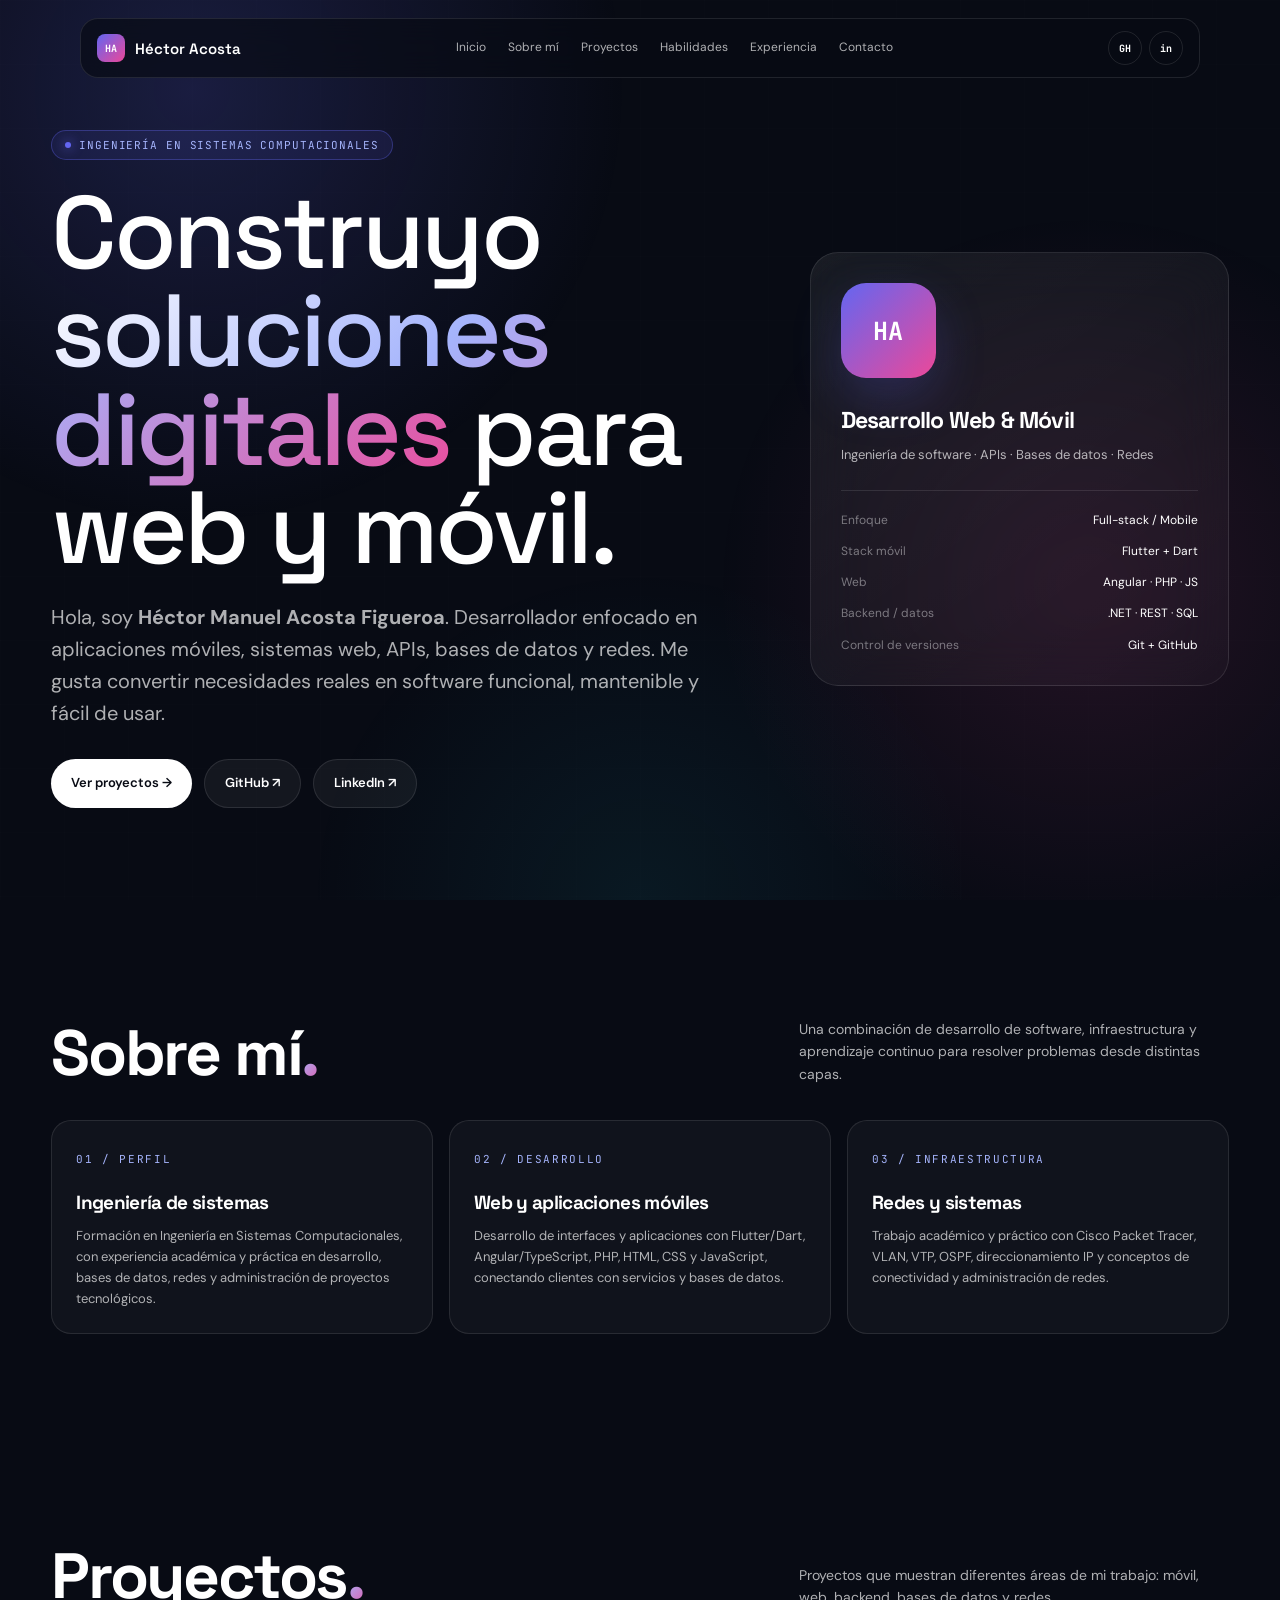
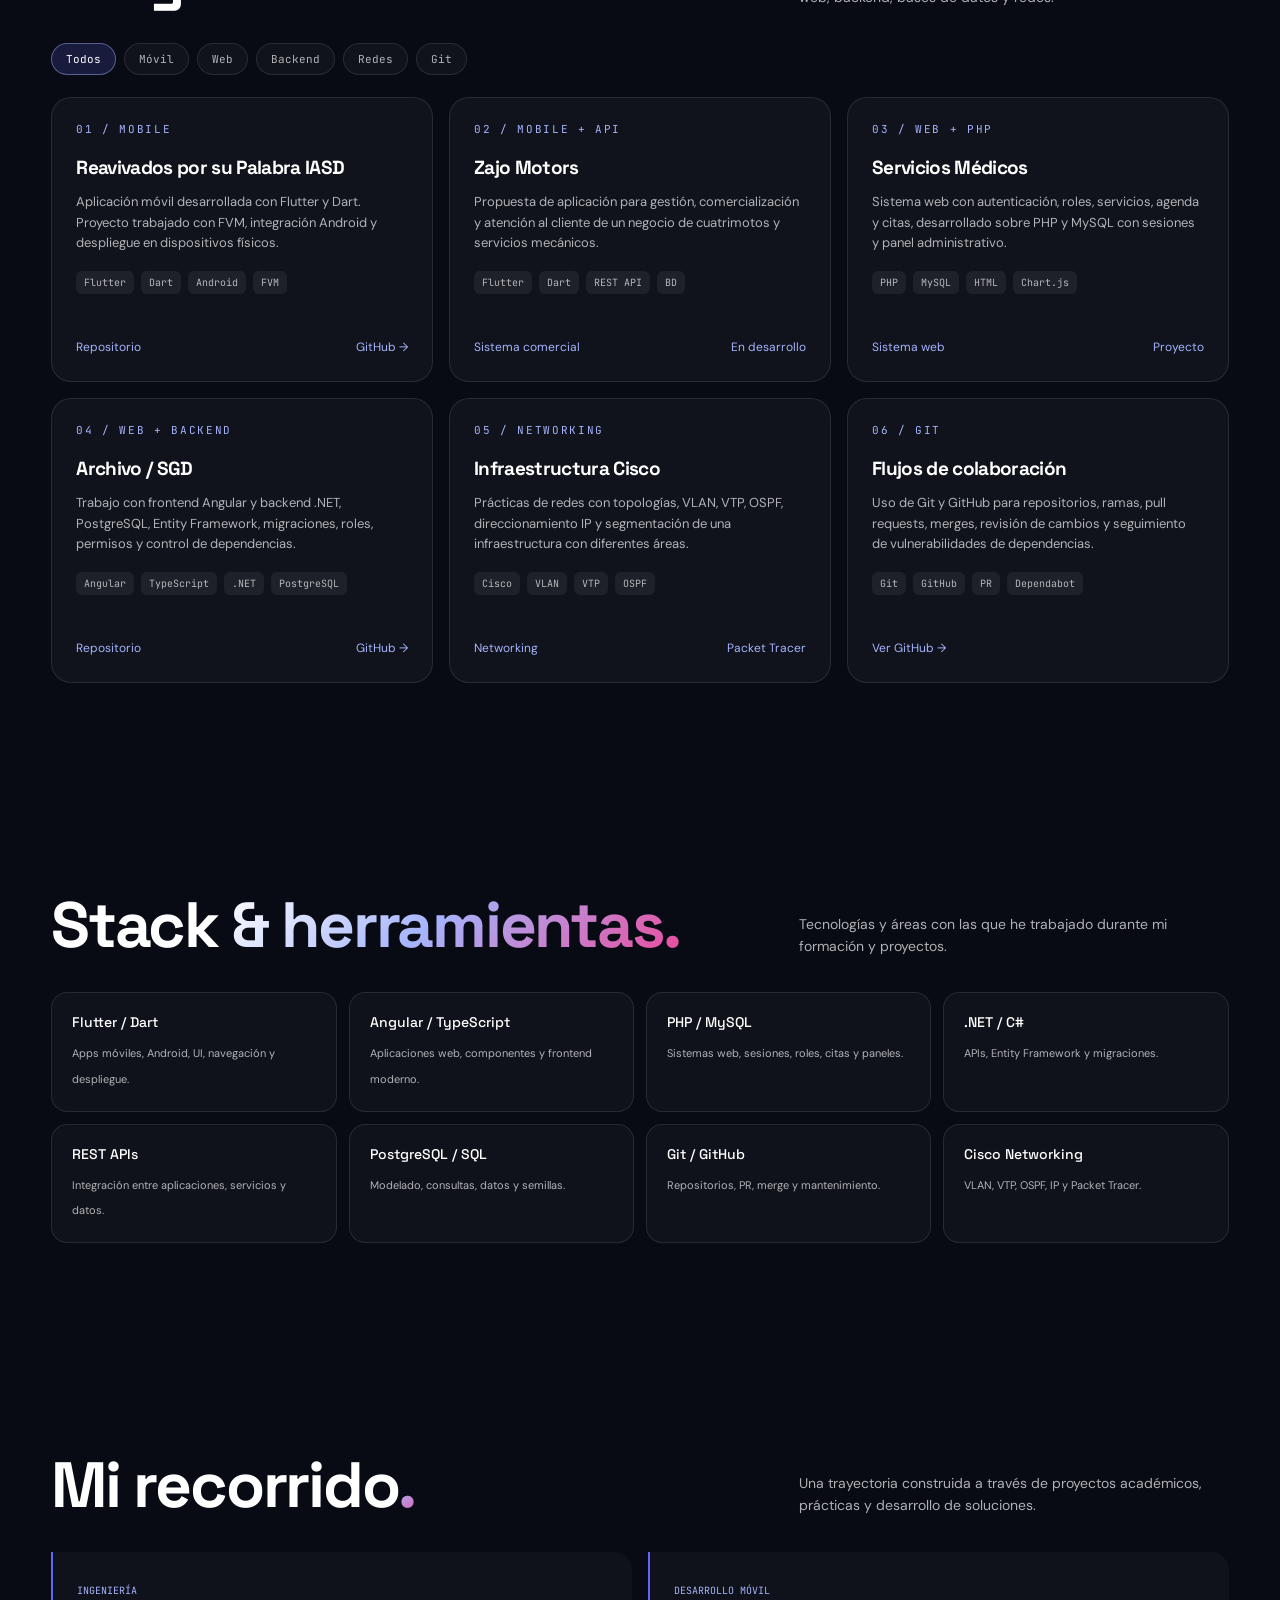
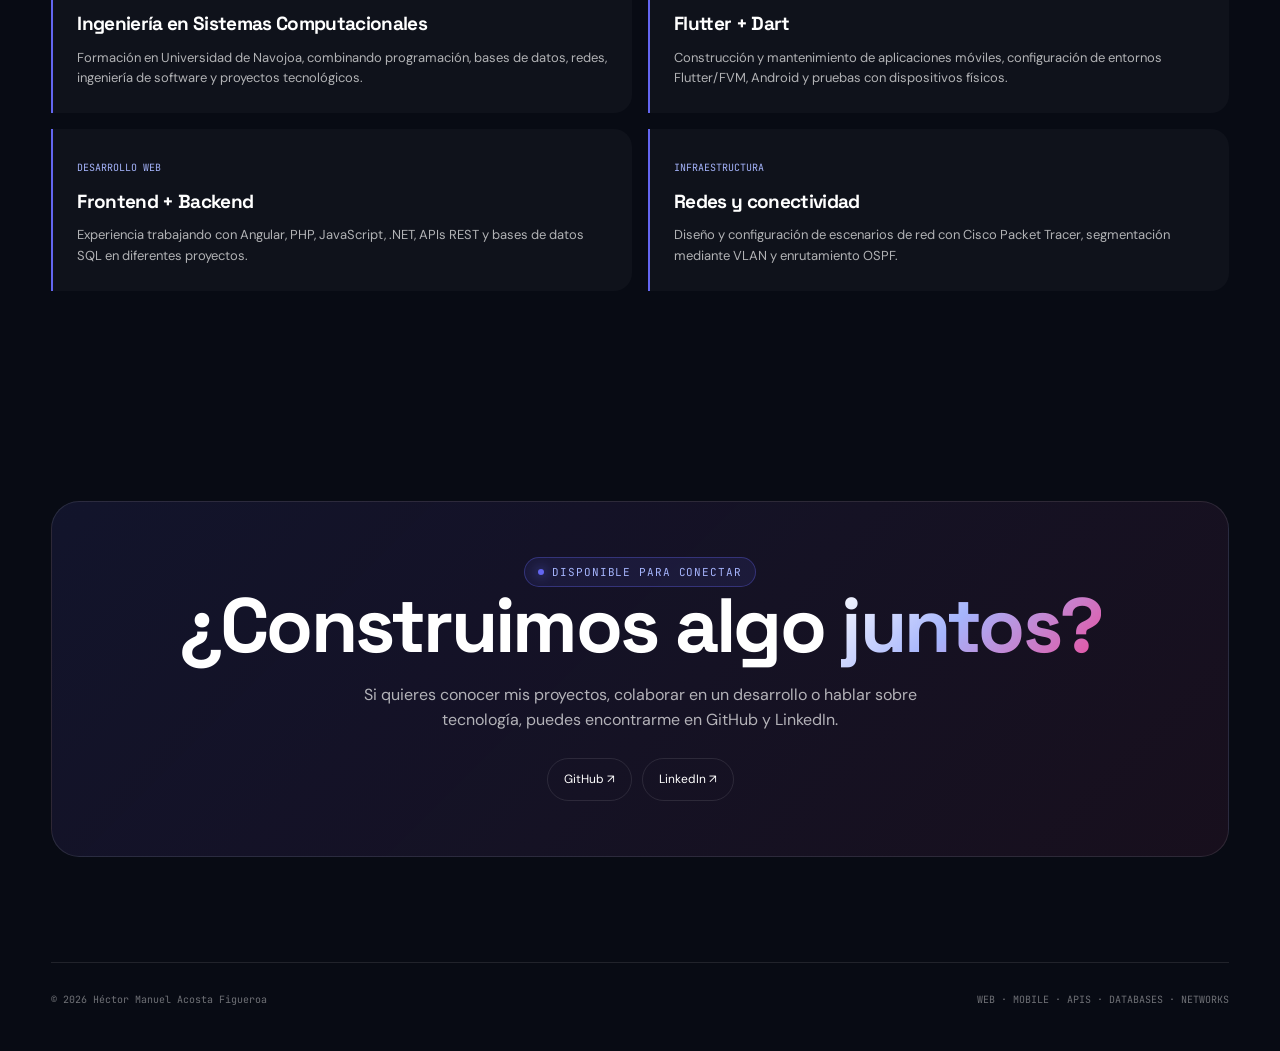
<file: index.html>
<!DOCTYPE html>
<html lang="es">

<head>
    <meta charset="UTF-8">
    <meta name="viewport" content="width=device-width, initial-scale=1.0">

    <meta name="description"
        content="Portafolio profesional de Héctor Manuel Acosta Figueroa — Ingeniería en Sistemas Computacionales, desarrollo web, móvil, APIs y redes.">

    <meta name="author" content="Héctor Manuel Acosta Figueroa">

    <title>Héctor Acosta — Desarrollo Web & Móvil</title>

    <!-- Google Fonts -->
    <link rel="preconnect" href="https://fonts.googleapis.com">
    <link rel="preconnect" href="https://fonts.gstatic.com" crossorigin>

    <link
        href="https://fonts.googleapis.com/css2?family=Space+Grotesk:wght@300;400;500;600;700&family=DM+Sans:wght@300;400;500;600;700&family=JetBrains+Mono:wght@400;500;700&display=swap"
        rel="stylesheet">

    <!-- CSS -->
    <link rel="stylesheet" href="css/style.css">
</head>

<body>

    <!-- ================= NAVBAR ================= -->

    <nav class="navbar" id="navbar">

        <a class="brand" href="#inicio">
            <span class="logo">HA</span>
            Héctor Acosta
        </a>

        <button class="menu-toggle" id="menuToggle" aria-label="Abrir menú" aria-expanded="false">
            ☰
        </button>

        <div class="navlinks" id="navLinks">

            <a href="#inicio">Inicio</a>
            <a href="#sobre-mi">Sobre mí</a>
            <a href="#proyectos">Proyectos</a>
            <a href="#habilidades">Habilidades</a>
            <a href="#experiencia">Experiencia</a>
            <a href="#contacto">Contacto</a>

        </div>

        <div class="nav-social">

            <a class="iconbtn" href="https://github.com/HectorAcosta2004" target="_blank" rel="noopener"
                aria-label="GitHub">
                GH
            </a>

            <a class="iconbtn" href="https://www.linkedin.com/in/hector-manuel-acosta-figueroa-7744b943a/"
                target="_blank" rel="noopener" aria-label="LinkedIn">
                in
            </a>

        </div>

    </nav>


    <main>

        <!-- ================= HERO ================= -->

        <section class="hero" id="inicio">

            <div class="container hero-grid">

                <div class="hero-content reveal">

                    <span class="eyebrow">
                        <span class="dot"></span>
                        Ingeniería en Sistemas Computacionales
                    </span>

                    <h1>
                        Construyo
                        <span class="gradient">
                            soluciones digitales
                        </span>
                        para web y móvil.
                    </h1>

                    <p>
                        Hola, soy
                        <strong>Héctor Manuel Acosta Figueroa</strong>.
                        Desarrollador enfocado en aplicaciones móviles,
                        sistemas web, APIs, bases de datos y redes.
                        Me gusta convertir necesidades reales en software
                        funcional, mantenible y fácil de usar.
                    </p>

                    <div class="actions">

                        <a class="btn primary" href="#proyectos">
                            Ver proyectos →
                        </a>

                        <a class="btn secondary" href="https://github.com/HectorAcosta2004" target="_blank"
                            rel="noopener">
                            GitHub ↗
                        </a>

                        <a class="btn secondary"
                            href="https://www.linkedin.com/in/hector-manuel-acosta-figueroa-7744b943a/" target="_blank"
                            rel="noopener">
                            LinkedIn ↗
                        </a>

                    </div>

                </div>


                <aside class="profile-card reveal">

                    <div class="avatar">
                        HA
                    </div>

                    <h3>
                        Desarrollo Web & Móvil
                    </h3>

                    <p>
                        Ingeniería de software · APIs · Bases de datos · Redes
                    </p>

                    <div class="meta">

                        <div>
                            <span>Enfoque</span>
                            <span>Full-stack / Mobile</span>
                        </div>

                        <div>
                            <span>Stack móvil</span>
                            <span>Flutter + Dart</span>
                        </div>

                        <div>
                            <span>Web</span>
                            <span>Angular · PHP · JS</span>
                        </div>

                        <div>
                            <span>Backend / datos</span>
                            <span>.NET · REST · SQL</span>
                        </div>

                        <div>
                            <span>Control de versiones</span>
                            <span>Git + GitHub</span>
                        </div>

                    </div>

                </aside>

            </div>

        </section>


        <!-- ================= SOBRE MI ================= -->

        <section id="sobre-mi">

            <div class="container">

                <div class="section-head reveal">

                    <h2>
                        Sobre mí<span class="gradient">.</span>
                    </h2>

                    <p>
                        Una combinación de desarrollo de software,
                        infraestructura y aprendizaje continuo para
                        resolver problemas desde distintas capas.
                    </p>

                </div>


                <div class="cards">

                    <article class="card reveal">

                        <span class="num">
                            01 / PERFIL
                        </span>

                        <h3>
                            Ingeniería de sistemas
                        </h3>

                        <p>
                            Formación en Ingeniería en Sistemas
                            Computacionales, con experiencia académica
                            y práctica en desarrollo, bases de datos,
                            redes y administración de proyectos
                            tecnológicos.
                        </p>

                    </article>


                    <article class="card reveal">

                        <span class="num">
                            02 / DESARROLLO
                        </span>

                        <h3>
                            Web y aplicaciones móviles
                        </h3>

                        <p>
                            Desarrollo de interfaces y aplicaciones
                            con Flutter/Dart, Angular/TypeScript,
                            PHP, HTML, CSS y JavaScript, conectando
                            clientes con servicios y bases de datos.
                        </p>

                    </article>


                    <article class="card reveal">

                        <span class="num">
                            03 / INFRAESTRUCTURA
                        </span>

                        <h3>
                            Redes y sistemas
                        </h3>

                        <p>
                            Trabajo académico y práctico con Cisco
                            Packet Tracer, VLAN, VTP, OSPF,
                            direccionamiento IP y conceptos de
                            conectividad y administración de redes.
                        </p>

                    </article>

                </div>

            </div>

        </section>


        <!-- ================= PROYECTOS ================= -->

        <section id="proyectos">

            <div class="container">

                <div class="section-head reveal">

                    <h2>
                        Proyectos<span class="gradient">.</span>
                    </h2>

                    <p>
                        Proyectos que muestran diferentes áreas de mi
                        trabajo: móvil, web, backend, bases de datos y redes.
                    </p>

                </div>


                <!-- FILTROS -->

                <div class="project-filters">

                    <button class="filter-btn active" data-filter="all">
                        Todos
                    </button>

                    <button class="filter-btn" data-filter="mobile">
                        Móvil
                    </button>

                    <button class="filter-btn" data-filter="web">
                        Web
                    </button>

                    <button class="filter-btn" data-filter="backend">
                        Backend
                    </button>

                    <button class="filter-btn" data-filter="networking">
                        Redes
                    </button>

                    <button class="filter-btn" data-filter="git">
                        Git
                    </button>

                </div>


                <div class="cards">


                    <!-- PROYECTO 1 -->

                    <article class="card project reveal" data-project="mobile">

                        <span class="num">
                            01 / MOBILE
                        </span>

                        <h3>
                            Reavivados por su Palabra IASD
                        </h3>

                        <p>
                            Aplicación móvil desarrollada con Flutter
                            y Dart. Proyecto trabajado con FVM,
                            integración Android y despliegue en
                            dispositivos físicos.
                        </p>

                        <div class="tags">

                            <span class="tag">Flutter</span>
                            <span class="tag">Dart</span>
                            <span class="tag">Android</span>
                            <span class="tag">FVM</span>

                        </div>

                        <div class="bottom">

                            <span class="link">
                                Repositorio
                            </span>

                            <a class="link" href="https://github.com/HectorAcosta2004/rpsp" target="_blank"
                                rel="noopener">
                                GitHub →
                            </a>

                        </div>

                    </article>


                    <!-- PROYECTO 2 -->

                    <article class="card project reveal" data-project="mobile">

                        <span class="num">
                            02 / MOBILE + API
                        </span>

                        <h3>
                            Zajo Motors
                        </h3>

                        <p>
                            Propuesta de aplicación para gestión,
                            comercialización y atención al cliente
                            de un negocio de cuatrimotos y servicios
                            mecánicos.
                        </p>

                        <div class="tags">

                            <span class="tag">Flutter</span>
                            <span class="tag">Dart</span>
                            <span class="tag">REST API</span>
                            <span class="tag">BD</span>

                        </div>

                        <div class="bottom">

                            <span class="link">
                                Sistema comercial
                            </span>

                            <span class="link">
                                En desarrollo
                            </span>

                        </div>

                    </article>


                    <!-- PROYECTO 3 -->

                    <article class="card project reveal" data-project="web">

                        <span class="num">
                            03 / WEB + PHP
                        </span>

                        <h3>
                            Servicios Médicos
                        </h3>

                        <p>
                            Sistema web con autenticación, roles,
                            servicios, agenda y citas, desarrollado
                            sobre PHP y MySQL con sesiones y panel
                            administrativo.
                        </p>

                        <div class="tags">

                            <span class="tag">PHP</span>
                            <span class="tag">MySQL</span>
                            <span class="tag">HTML</span>
                            <span class="tag">Chart.js</span>

                        </div>

                        <div class="bottom">

                            <span class="link">
                                Sistema web
                            </span>

                            <span class="link">
                                Proyecto
                            </span>

                        </div>

                    </article>


                    <!-- PROYECTO 4 -->

                    <article class="card project reveal" data-project="backend">

                        <span class="num">
                            04 / WEB + BACKEND
                        </span>

                        <h3>
                            Archivo / SGD
                        </h3>

                        <p>
                            Trabajo con frontend Angular y backend
                            .NET, PostgreSQL, Entity Framework,
                            migraciones, roles, permisos y control
                            de dependencias.
                        </p>

                        <div class="tags">

                            <span class="tag">Angular</span>
                            <span class="tag">TypeScript</span>
                            <span class="tag">.NET</span>
                            <span class="tag">PostgreSQL</span>

                        </div>

                        <div class="bottom">

                            <span class="link">
                                Repositorio
                            </span>

                            <a class="link" href="https://github.com/sgd-lab-dig/Archivo" target="_blank"
                                rel="noopener">
                                GitHub →
                            </a>

                        </div>

                    </article>


                    <!-- PROYECTO 5 -->

                    <article class="card project reveal" data-project="networking">

                        <span class="num">
                            05 / NETWORKING
                        </span>

                        <h3>
                            Infraestructura Cisco
                        </h3>

                        <p>
                            Prácticas de redes con topologías,
                            VLAN, VTP, OSPF, direccionamiento IP
                            y segmentación de una infraestructura
                            con diferentes áreas.
                        </p>

                        <div class="tags">

                            <span class="tag">Cisco</span>
                            <span class="tag">VLAN</span>
                            <span class="tag">VTP</span>
                            <span class="tag">OSPF</span>

                        </div>

                        <div class="bottom">

                            <span class="link">
                                Networking
                            </span>

                            <span class="link">
                                Packet Tracer
                            </span>

                        </div>

                    </article>


                    <!-- PROYECTO 6 -->

                    <article class="card project reveal" data-project="git">

                        <span class="num">
                            06 / GIT
                        </span>

                        <h3>
                            Flujos de colaboración
                        </h3>

                        <p>
                            Uso de Git y GitHub para repositorios,
                            ramas, pull requests, merges, revisión
                            de cambios y seguimiento de vulnerabilidades
                            de dependencias.
                        </p>

                        <div class="tags">

                            <span class="tag">Git</span>
                            <span class="tag">GitHub</span>
                            <span class="tag">PR</span>
                            <span class="tag">Dependabot</span>

                        </div>

                        <div class="bottom">

                            <a class="link" href="https://github.com/HectorAcosta2004" target="_blank" rel="noopener">
                                Ver GitHub →
                            </a>

                        </div>

                    </article>

                </div>

            </div>

        </section>


        <!-- ================= HABILIDADES ================= -->

        <section id="habilidades">

            <div class="container">

                <div class="section-head reveal">

                    <h2>
                        Stack
                        <span class="gradient">
                            & herramientas.
                        </span>
                    </h2>

                    <p>
                        Tecnologías y áreas con las que he trabajado
                        durante mi formación y proyectos.
                    </p>

                </div>


                <div class="skills">

                    <div class="skill reveal">
                        <strong>Flutter / Dart</strong>
                        <span>
                            Apps móviles, Android, UI,
                            navegación y despliegue.
                        </span>
                    </div>

                    <div class="skill reveal">
                        <strong>Angular / TypeScript</strong>
                        <span>
                            Aplicaciones web, componentes
                            y frontend moderno.
                        </span>
                    </div>

                    <div class="skill reveal">
                        <strong>PHP / MySQL</strong>
                        <span>
                            Sistemas web, sesiones,
                            roles, citas y paneles.
                        </span>
                    </div>

                    <div class="skill reveal">
                        <strong>.NET / C#</strong>
                        <span>
                            APIs, Entity Framework
                            y migraciones.
                        </span>
                    </div>

                    <div class="skill reveal">
                        <strong>REST APIs</strong>
                        <span>
                            Integración entre aplicaciones,
                            servicios y datos.
                        </span>
                    </div>

                    <div class="skill reveal">
                        <strong>PostgreSQL / SQL</strong>
                        <span>
                            Modelado, consultas,
                            datos y semillas.
                        </span>
                    </div>

                    <div class="skill reveal">
                        <strong>Git / GitHub</strong>
                        <span>
                            Repositorios, PR, merge
                            y mantenimiento.
                        </span>
                    </div>

                    <div class="skill reveal">
                        <strong>Cisco Networking</strong>
                        <span>
                            VLAN, VTP, OSPF,
                            IP y Packet Tracer.
                        </span>
                    </div>

                </div>

            </div>

        </section>


        <!-- ================= EXPERIENCIA ================= -->

        <section id="experiencia">

            <div class="container">

                <div class="section-head reveal">

                    <h2>
                        Mi recorrido<span class="gradient">.</span>
                    </h2>

                    <p>
                        Una trayectoria construida a través de
                        proyectos académicos, prácticas y desarrollo
                        de soluciones.
                    </p>

                </div>


                <div class="timeline">

                    <article class="item reveal">

                        <small>
                            Ingeniería
                        </small>

                        <h3>
                            Ingeniería en Sistemas Computacionales
                        </h3>

                        <p>
                            Formación en Universidad de Navojoa,
                            combinando programación, bases de datos,
                            redes, ingeniería de software y proyectos
                            tecnológicos.
                        </p>

                    </article>


                    <article class="item reveal">

                        <small>
                            Desarrollo móvil
                        </small>

                        <h3>
                            Flutter + Dart
                        </h3>

                        <p>
                            Construcción y mantenimiento de aplicaciones
                            móviles, configuración de entornos Flutter/FVM,
                            Android y pruebas con dispositivos físicos.
                        </p>

                    </article>


                    <article class="item reveal">

                        <small>
                            Desarrollo web
                        </small>

                        <h3>
                            Frontend + Backend
                        </h3>

                        <p>
                            Experiencia trabajando con Angular,
                            PHP, JavaScript, .NET, APIs REST y bases
                            de datos SQL en diferentes proyectos.
                        </p>

                    </article>


                    <article class="item reveal">

                        <small>
                            Infraestructura
                        </small>

                        <h3>
                            Redes y conectividad
                        </h3>

                        <p>
                            Diseño y configuración de escenarios
                            de red con Cisco Packet Tracer,
                            segmentación mediante VLAN y
                            enrutamiento OSPF.
                        </p>

                    </article>

                </div>

            </div>

        </section>


        <!-- ================= CONTACTO ================= -->

        <section id="contacto">

            <div class="container">

                <div class="contact reveal">

                    <span class="eyebrow">
                        <span class="dot"></span>
                        Disponible para conectar
                    </span>

                    <h2>
                        ¿Construimos algo
                        <span class="gradient">
                            juntos?
                        </span>
                    </h2>

                    <p>
                        Si quieres conocer mis proyectos, colaborar
                        en un desarrollo o hablar sobre tecnología,
                        puedes encontrarme en GitHub y LinkedIn.
                    </p>

                    <div class="socials">

                        <a class="social" href="https://github.com/HectorAcosta2004" target="_blank" rel="noopener">
                            GitHub ↗
                        </a>

                        <a class="social" href="https://www.linkedin.com/in/hector-manuel-acosta-figueroa-7744b943a/"
                            target="_blank" rel="noopener">
                            LinkedIn ↗
                        </a>

                    </div>

                </div>

            </div>

        </section>

    </main>

    <!-- ================= FOOTER ================= -->
    <div class="container">

        <footer>

            <span>
                © <span id="currentYear">2026</span>
                Héctor Manuel Acosta Figueroa
            </span>

            <span>
                WEB · MOBILE · APIS · DATABASES · NETWORKS
            </span>

        </footer>

    </div>


    <!-- BOTÓN VOLVER ARRIBA -->

    <button class="back-top" id="backTop" aria-label="Volver arriba">
        ↑
    </button>


    <!-- JAVASCRIPT -->

    <script src="js/main.js"></script>

</body>

</html>
</file>
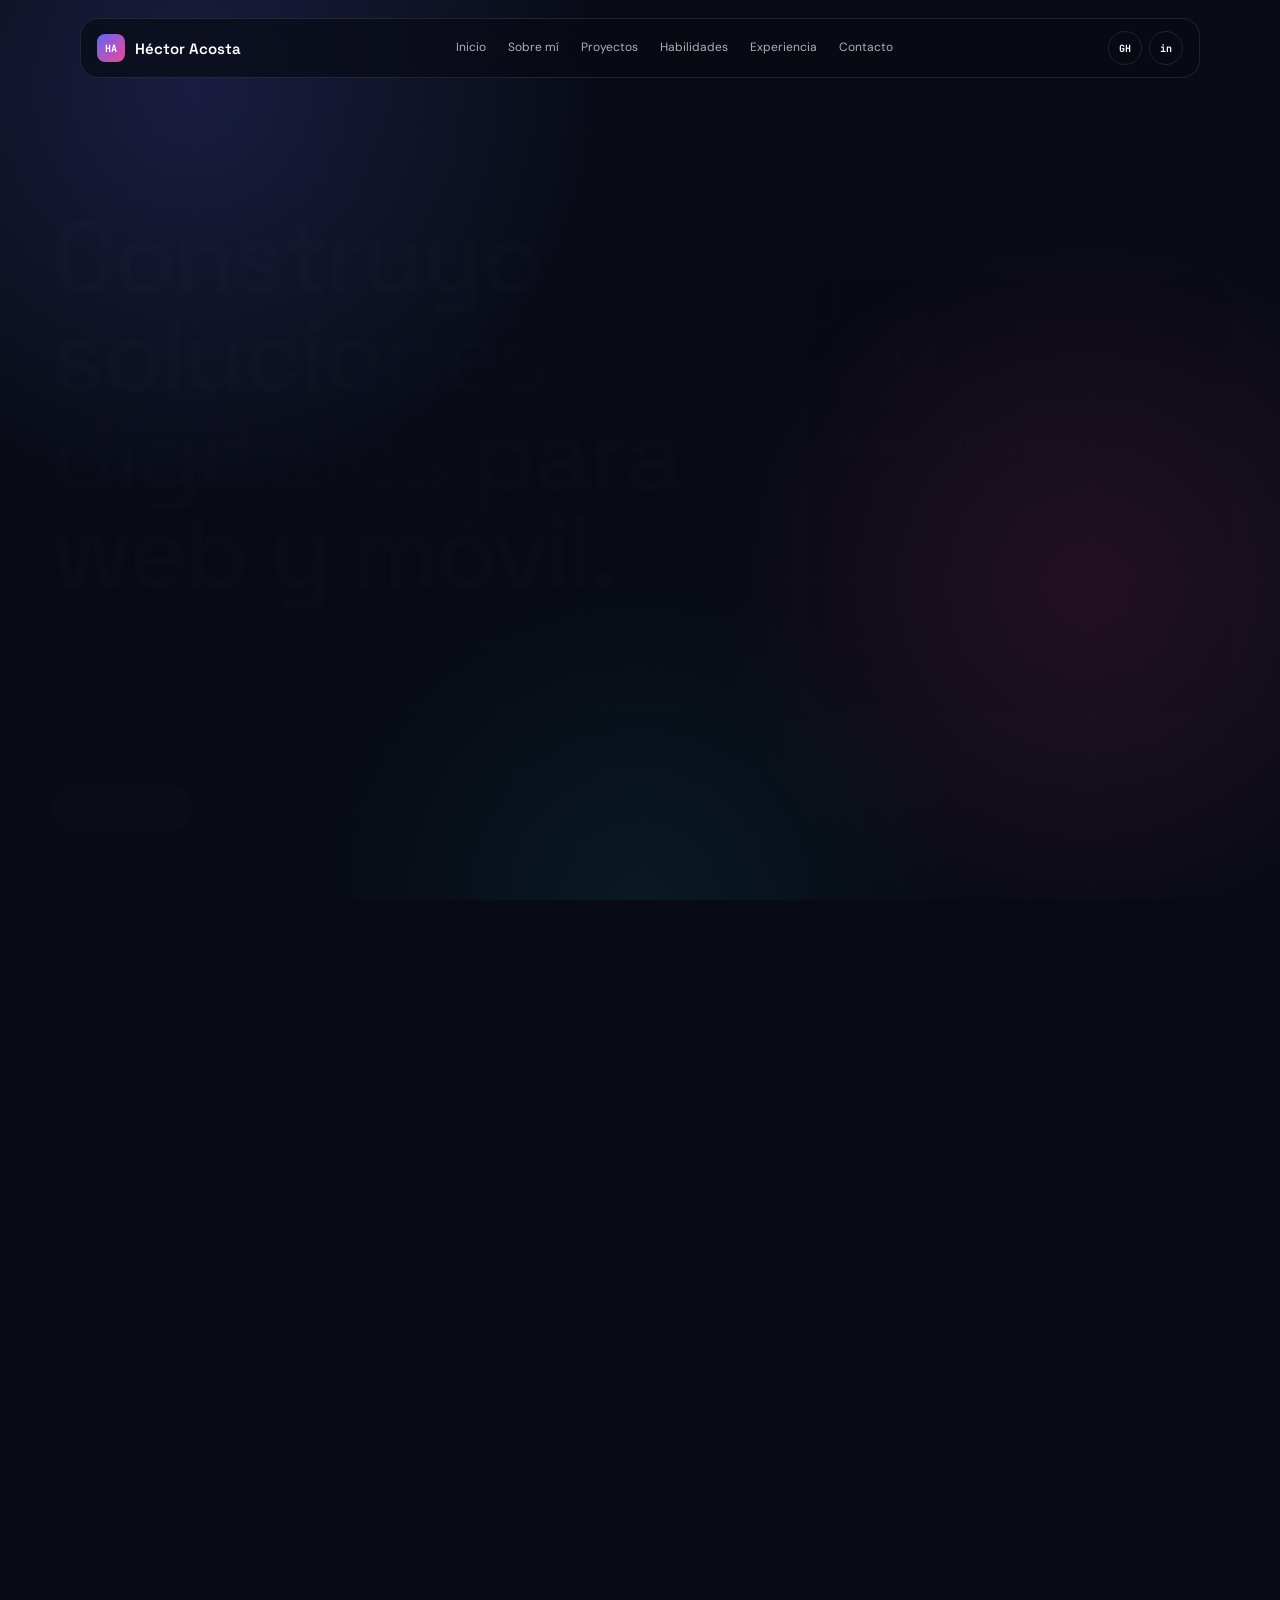
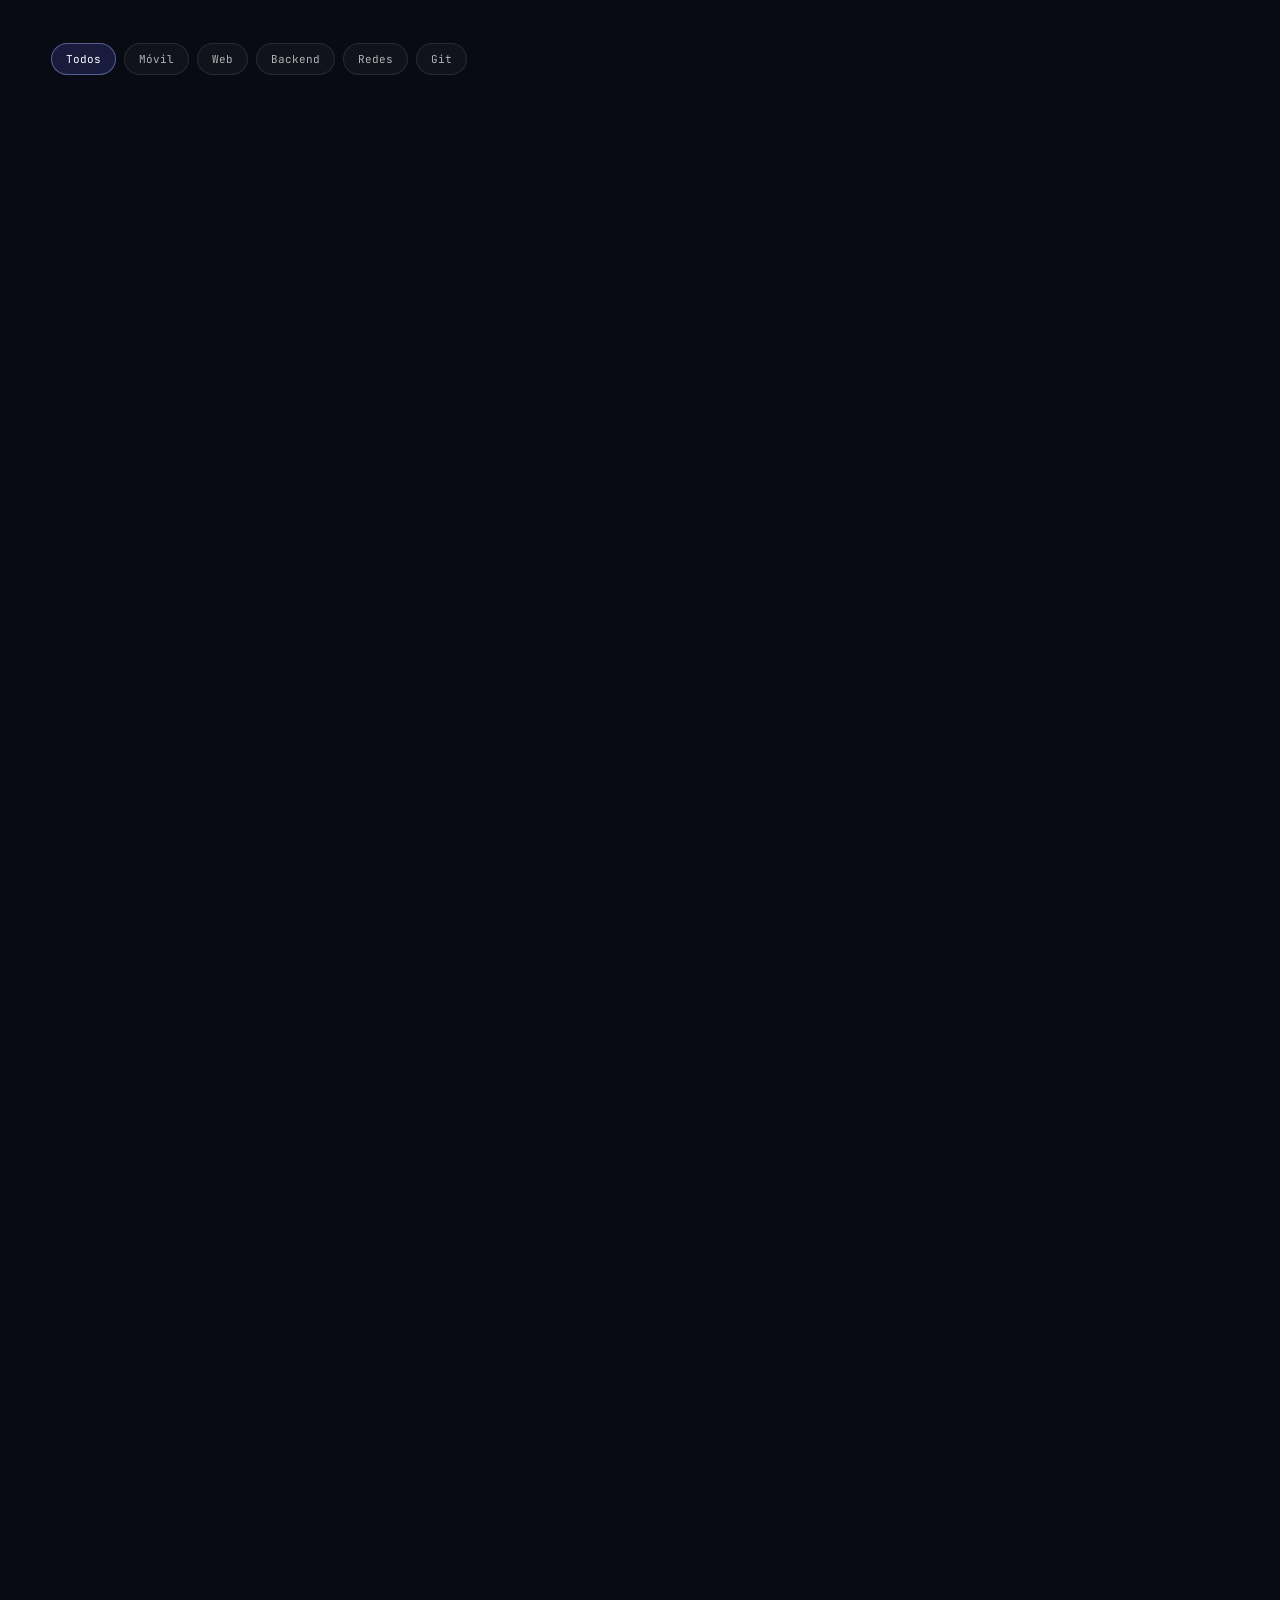
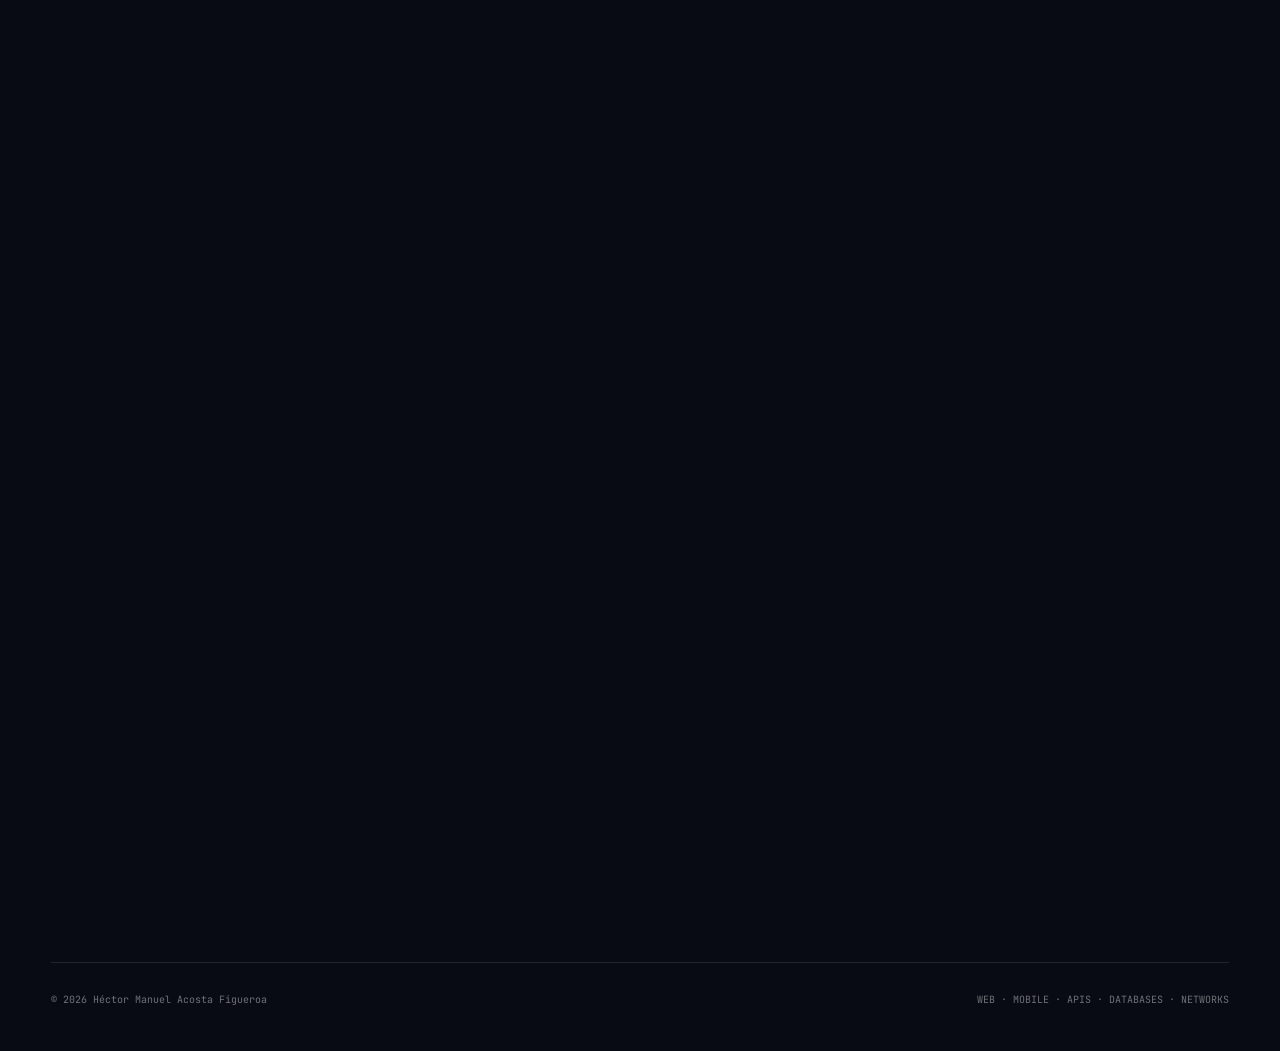
<file: timer.html>
<!DOCTYPE html>
<html lang="es">

<head>

    <meta charset="UTF-8">

    <meta name="viewport" content="width=device-width, initial-scale=1.0">

    <meta http-equiv="refresh" content="0;url=index.html">

    <title>
        Héctor Acosta — Portafolio
    </title>

</head>

<body>

    <p>
        Redirigiendo al
        <a href="index.html">
            portafolio
        </a>
        …
    </p>

</body>

</html>
</file>
<file: css/style.css>
:root {

    --bg: #080b14;
    --bg2: #0d1220;

    --ink: #fff;

    --muted: rgba(255, 255, 255, .68);
    --dim: rgba(255, 255, 255, .42);

    --line: rgba(255, 255, 255, .1);

    --indigo: #6366f1;
    --violet: #a5b4fc;
    --pink: #ec4899;
    --cyan: #22d3ee;
    --green: #4ade80;

    --grad: linear-gradient(135deg,
            #fff 0%,
            #a5b4fc 45%,
            #ec4899 100%);

    --grad2: linear-gradient(135deg,
            #6366f1,
            #ec4899);

    --sans: 'Space Grotesk', sans-serif;
    --body: 'DM Sans', sans-serif;
    --mono: 'JetBrains Mono', monospace;

    --ease: cubic-bezier(.19, 1, .22, 1);
}


/* ================= GENERAL ================= */

* {
    box-sizing: border-box;
    margin: 0;
    padding: 0;
}


html {
    scroll-behavior: smooth;
}


body {

    background: var(--bg);

    color: var(--ink);

    font-family: var(--body);

    line-height: 1.6;
}


/* Fondo */

body::before {

    content: "";

    position: fixed;

    inset: 0;

    pointer-events: none;

    z-index: -2;

    background:

        radial-gradient(circle at 15% 10%,
            rgba(99, 102, 241, .2),
            transparent 32%),

        radial-gradient(circle at 85% 65%,
            rgba(236, 72, 153, .12),
            transparent 30%),

        radial-gradient(circle at 50% 100%,
            rgba(34, 211, 238, .07),
            transparent 30%);
}


body::after {

    content: "";

    position: fixed;

    inset: 0;

    pointer-events: none;

    z-index: -1;

    opacity: .35;

    background-image:

        linear-gradient(rgba(255, 255, 255, .025) 1px,
            transparent 1px),

        linear-gradient(90deg,
            rgba(255, 255, 255, .025) 1px,
            transparent 1px);

    background-size: 64px 64px;
}


a {

    color: inherit;

    text-decoration: none;
}


.container {

    width: min(1180px, 92%);

    margin: auto;
}


section {

    padding: 105px 0;
}


h1,
h2,
h3 {

    font-family: var(--sans);

    letter-spacing: -.035em;
}


/* ================= NAVBAR ================= */

.navbar {

    position: fixed;

    top: 18px;

    left: 50%;

    transform: translateX(-50%);

    width: min(1120px, 92%);

    z-index: 50;

    display: flex;

    align-items: center;

    justify-content: space-between;

    padding: 12px 16px;

    background: rgba(8, 11, 20, .68);

    border: 1px solid var(--line);

    border-radius: 18px;

    backdrop-filter: blur(20px);
}


.brand {

    font: 600 15px var(--sans);

    display: flex;

    align-items: center;

    gap: 10px;
}


.logo {

    width: 28px;

    height: 28px;

    border-radius: 8px;

    background: var(--grad2);

    display: grid;

    place-items: center;

    font: 700 10px var(--mono);
}


.navlinks {

    display: flex;

    gap: 22px;

    font-size: 12px;

    color: var(--muted);
}


.navlinks a {

    transition: .25s;
}


.navlinks a:hover {

    color: #fff;

    transform: translateY(-1px);
}


.nav-social {

    display: flex;

    gap: 7px;
}


.iconbtn {

    width: 34px;

    height: 34px;

    border: 1px solid var(--line);

    border-radius: 50%;

    display: grid;

    place-items: center;

    font: 700 10px var(--mono);

    transition: .25s;
}


.iconbtn:hover {

    background: rgba(255, 255, 255, .1);

    transform: translateY(-2px);
}


.menu-toggle {

    display: none;

    border: 1px solid var(--line);

    background: rgba(255, 255, 255, .05);

    color: white;

    border-radius: 10px;

    width: 38px;

    height: 38px;

    cursor: pointer;

    font-size: 20px;
}


/* ================= HERO ================= */

.hero {

    min-height: 100vh;

    display: flex;

    align-items: center;

    padding-top: 130px;
}


.hero-grid {

    display: grid;

    grid-template-columns: 1.25fr .75fr;

    gap: 60px;

    align-items: center;
}


.eyebrow {

    display: inline-flex;

    align-items: center;

    gap: 8px;

    padding: 7px 13px;

    border: 1px solid rgba(99, 102, 241, .35);

    background: rgba(99, 102, 241, .1);

    border-radius: 999px;

    color: var(--violet);

    font: 11px var(--mono);

    letter-spacing: .08em;

    text-transform: uppercase;
}


.dot {

    width: 6px;

    height: 6px;

    border-radius: 50%;

    background: var(--indigo);

    box-shadow: 0 0 12px var(--indigo);
}


h1 {

    font-size: clamp(52px, 8vw, 105px);

    line-height: .96;

    font-weight: 500;

    margin: 24px 0;
}


.gradient {

    background: var(--grad);

    -webkit-background-clip: text;

    background-clip: text;

    color: transparent;
}


.hero p {

    font-size: clamp(16px, 2vw, 20px);

    max-width: 690px;

    color: var(--muted);
}


.actions {

    display: flex;

    gap: 12px;

    flex-wrap: wrap;

    margin-top: 30px;
}


.btn {

    padding: 13px 20px;

    border-radius: 999px;

    font-size: 13px;

    font-weight: 600;

    display: inline-flex;

    align-items: center;

    gap: 9px;

    transition: .3s;
}


.primary {

    background: #fff;

    color: #080b14;
}


.primary:hover {

    transform: translateY(-3px);

    box-shadow:
        0 12px 35px rgba(255, 255, 255, .13);
}


.secondary {

    background: rgba(255, 255, 255, .05);

    border: 1px solid var(--line);
}


.secondary:hover {

    background: rgba(255, 255, 255, .1);

    transform: translateY(-2px);
}


/* ================= PROFILE ================= */

.profile-card {

    padding: 30px;

    border: 1px solid var(--line);

    border-radius: 28px;

    background:
        linear-gradient(145deg,
            rgba(255, 255, 255, .07),
            rgba(255, 255, 255, .025));

    backdrop-filter: blur(25px);
}


.avatar {

    width: 95px;

    height: 95px;

    border-radius: 25px;

    background: var(--grad2);

    display: grid;

    place-items: center;

    font: 700 25px var(--mono);

    margin-bottom: 24px;

    box-shadow:
        0 20px 50px rgba(99, 102, 241, .22);
}


.profile-card h3 {

    font-size: 23px;
}


.profile-card p {

    font-size: 13px;

    color: var(--muted);

    margin-top: 6px;
}


.meta {

    margin-top: 24px;

    padding-top: 20px;

    border-top: 1px solid var(--line);

    display: grid;

    gap: 12px;
}


.meta div {

    display: flex;

    justify-content: space-between;

    font-size: 12px;
}


.meta span:first-child {

    color: var(--dim);
}


.meta span:last-child {

    color: #fff;
}


/* ================= SECCIONES ================= */

.section-head {

    display: flex;

    justify-content: space-between;

    gap: 30px;

    align-items: end;

    margin-bottom: 35px;
}


.section-head h2 {

    font-size: clamp(38px, 5vw, 68px);

    line-height: 1;
}


.section-head p {

    max-width: 430px;

    color: var(--muted);

    font-size: 14px;
}


/* ================= CARDS ================= */

.cards {

    display: grid;

    grid-template-columns: repeat(3, 1fr);

    gap: 16px;
}


.card {

    border: 1px solid var(--line);

    border-radius: 20px;

    background: rgba(255, 255, 255, .035);

    padding: 24px;

    transition: .35s var(--ease);
}


.card:hover {

    transform: translateY(-6px);

    border-color:
        rgba(165, 180, 252, .35);

    background:
        rgba(255, 255, 255, .055);
}


.num {

    font: 11px var(--mono);

    color: var(--violet);

    letter-spacing: .15em;
}


.card h3 {

    font-size: 19px;

    margin: 17px 0 8px;
}


.card p {

    font-size: 13px;

    color: var(--muted);
}


/* ================= TAGS ================= */

.tags {

    display: flex;

    gap: 7px;

    flex-wrap: wrap;

    margin-top: 17px;
}


.tag {

    font: 10px var(--mono);

    padding: 5px 8px;

    border-radius: 6px;

    background: rgba(255, 255, 255, .06);

    color: var(--muted);
}


/* ================= PROYECTOS ================= */

.project {

    display: flex;

    flex-direction: column;

    min-height: 285px;
}


.project .bottom {

    margin-top: auto;

    padding-top: 20px;

    display: flex;

    justify-content: space-between;

    align-items: center;
}


.link {

    font-size: 12px;

    color: var(--violet);
}


.link:hover {

    text-decoration: underline;
}


/* ================= FILTROS ================= */

.project-filters {

    display: flex;

    flex-wrap: wrap;

    gap: 8px;

    margin-bottom: 22px;
}


.filter-btn {

    border: 1px solid var(--line);

    background: rgba(255, 255, 255, .035);

    color: var(--muted);

    padding: 8px 14px;

    border-radius: 999px;

    cursor: pointer;

    font: 11px var(--mono);

    transition: .25s;
}


.filter-btn:hover,
.filter-btn.active {

    background: rgba(99, 102, 241, .18);

    border-color:
        rgba(165, 180, 252, .45);

    color: #fff;
}


.project-hidden {

    display: none !important;
}


/* ================= SKILLS ================= */

.skills {

    display: grid;

    grid-template-columns: repeat(4, 1fr);

    gap: 12px;
}


.skill {

    padding: 20px;

    border: 1px solid var(--line);

    border-radius: 16px;

    background: rgba(255, 255, 255, .03);

    transition: .3s;
}


.skill:hover {

    transform: translateY(-4px);

    background: rgba(255, 255, 255, .055);
}


.skill strong {

    font: 500 14px var(--sans);

    display: block;

    margin-bottom: 8px;
}


.skill span {

    font-size: 11px;

    color: var(--muted);
}


/* ================= TIMELINE ================= */

.timeline {

    display: grid;

    grid-template-columns: repeat(2, 1fr);

    gap: 16px;
}


.item {

    padding: 24px;

    border-left: 2px solid var(--indigo);

    background: rgba(255, 255, 255, .03);

    border-radius: 0 18px 18px 0;

    transition: .3s;
}


.item:hover {

    transform: translateX(5px);
}


.item small {

    font: 10px var(--mono);

    color: var(--violet);

    text-transform: uppercase;
}


.item h3 {

    margin: 8px 0;

    font-size: 19px;
}


.item p {

    font-size: 13px;

    color: var(--muted);
}


/* ================= CONTACTO ================= */

.contact {

    border: 1px solid var(--line);

    border-radius: 28px;

    padding: 55px;

    text-align: center;

    background:
        linear-gradient(135deg,
            rgba(99, 102, 241, .11),
            rgba(236, 72, 153, .07));
}


.contact h2 {

    font-size: clamp(42px, 6vw, 78px);

    line-height: 1;
}


.contact p {

    color: var(--muted);

    max-width: 580px;

    margin: 18px auto 0;
}


.socials {

    display: flex;

    justify-content: center;

    gap: 10px;

    flex-wrap: wrap;

    margin-top: 25px;
}


.social {

    padding: 11px 16px;

    border: 1px solid var(--line);

    border-radius: 999px;

    font-size: 12px;

    transition: .3s;
}


.social:hover {

    background: rgba(255, 255, 255, .08);

    transform: translateY(-2px);
}


/* ================= FOOTER ================= */

footer {

    padding: 30px 0 45px;

    border-top: 1px solid var(--line);

    display: flex;

    justify-content: space-between;

    color: var(--dim);

    font: 10px var(--mono);
}


/* ================= ANIMACIONES ================= */

.reveal {

    opacity: 0;

    transform: translateY(25px);

    transition:
        opacity .7s ease,
        transform .7s ease;
}


.reveal.is-visible {

    opacity: 1;

    transform: translateY(0);
}


/* ================= BACK TO TOP ================= */

.back-top {

    position: fixed;

    right: 24px;

    bottom: 24px;

    width: 44px;

    height: 44px;

    border: 1px solid var(--line);

    border-radius: 50%;

    background: rgba(8, 11, 20, .85);

    color: white;

    cursor: pointer;

    z-index: 100;

    opacity: 0;

    visibility: hidden;

    transform: translateY(12px);

    transition: .3s;
}


.back-top.show {

    opacity: 1;

    visibility: visible;

    transform: translateY(0);
}


.back-top:hover {

    background:
        rgba(99, 102, 241, .35);

    transform: translateY(-3px);
}


/* ================= TABLET ================= */

@media(max-width:900px) {

    .hero-grid {

        grid-template-columns: 1fr;
    }


    .profile-card {

        max-width: 520px;
    }


    .cards {

        grid-template-columns: 1fr 1fr;
    }


    .skills {

        grid-template-columns: 1fr 1fr;
    }


    .navlinks {

        display: none;
    }


    .menu-toggle {

        display: grid;

        place-items: center;
    }


    .navbar.menu-open .navlinks {

        display: flex;

        position: absolute;

        top: calc(100% + 10px);

        left: 0;

        right: 0;

        padding: 20px;

        flex-direction: column;

        gap: 15px;

        background:
            rgba(8, 11, 20, .97);

        border: 1px solid var(--line);

        border-radius: 16px;

        backdrop-filter: blur(20px);
    }

}


/* ================= CELULAR ================= */

@media(max-width:600px) {

    section {

        padding: 80px 0;
    }


    .hero {

        padding-top: 120px;
    }


    .cards,
    .skills,
    .timeline {

        grid-template-columns: 1fr;
    }


    .section-head {

        display: block;
    }


    .section-head p {

        margin-top: 18px;
    }


    .profile-card {

        padding: 22px;
    }


    .contact {

        padding: 35px 20px;
    }


    footer {

        display: block;
    }


    footer span {

        display: block;

        margin-top: 8px;
    }


    .project-filters {

        overflow-x: auto;

        flex-wrap: nowrap;

        padding-bottom: 5px;
    }


    .filter-btn {

        white-space: nowrap;
    }


    .back-top {

        right: 16px;

        bottom: 16px;
    }

}
</file>
